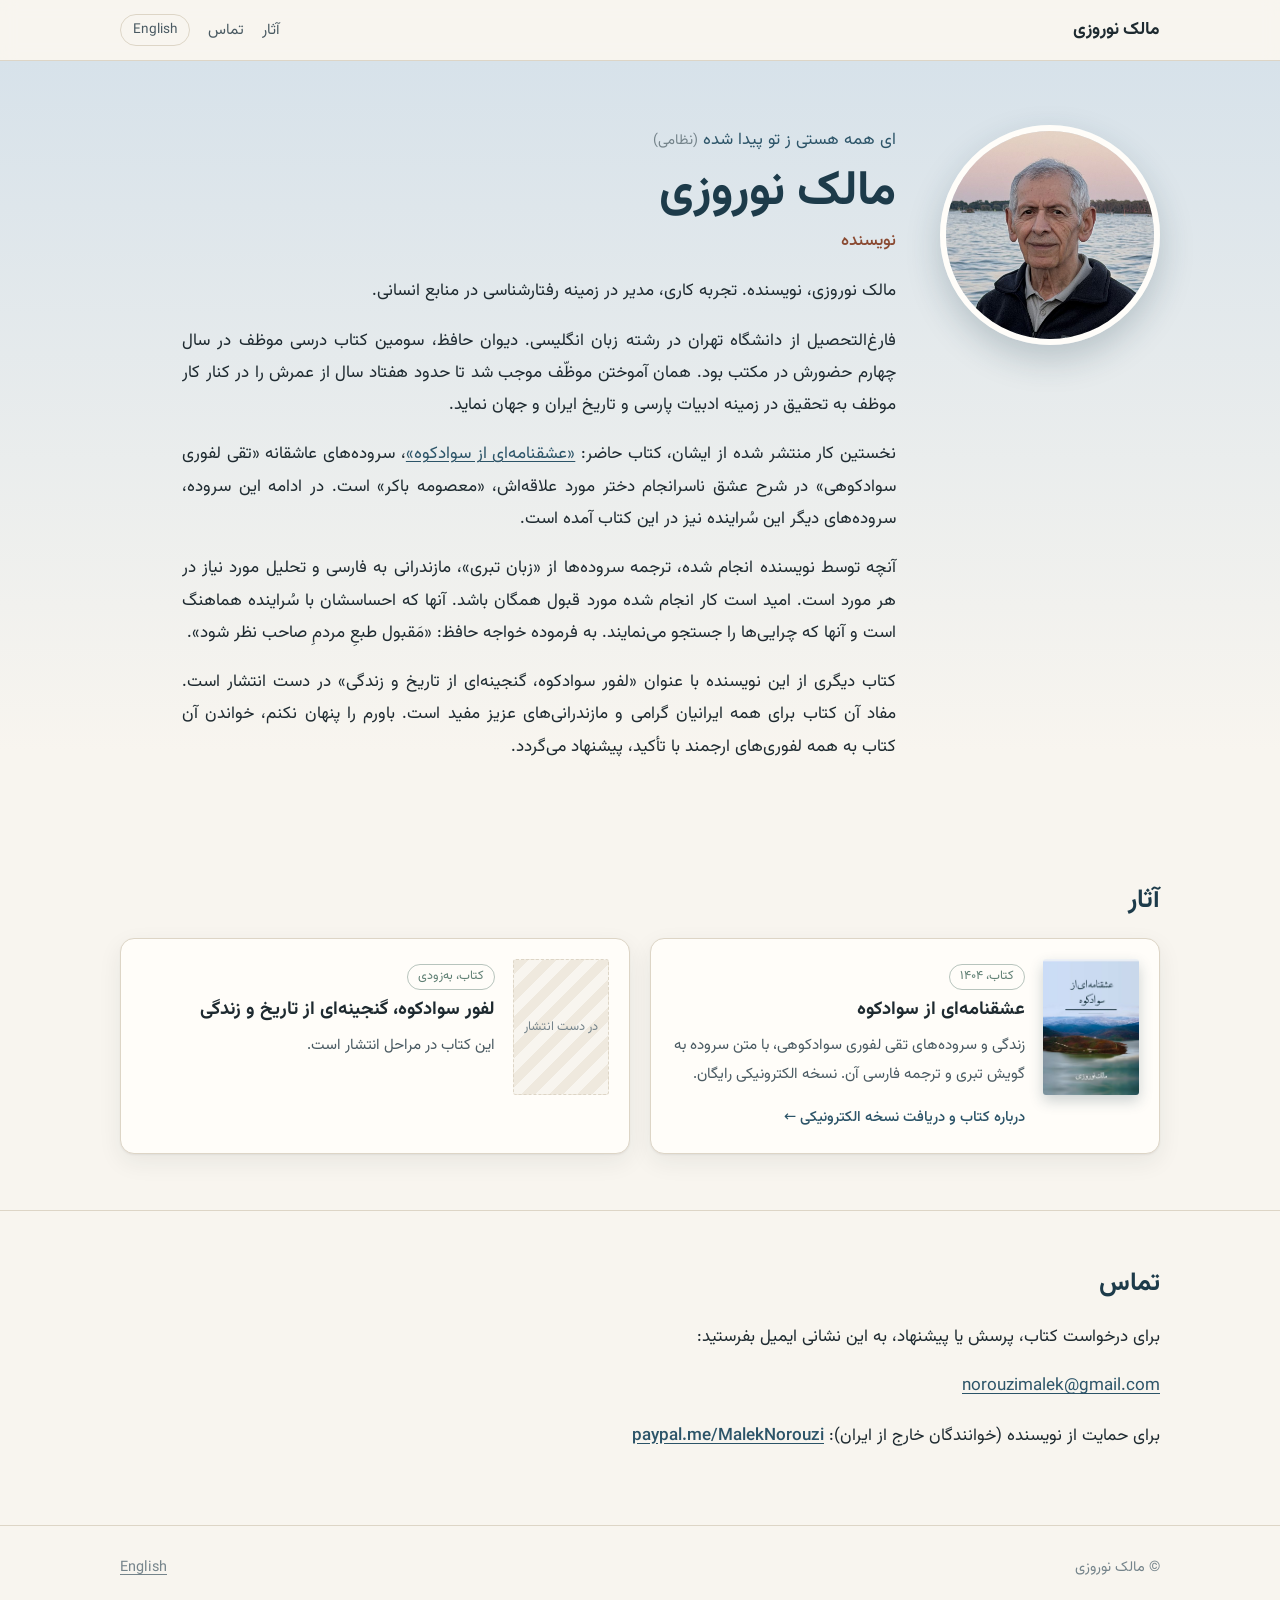
<file: index.html>
<!doctype html>
<html lang="fa" dir="rtl">
<head>
  <meta charset="utf-8">
  <meta name="viewport" content="width=device-width, initial-scale=1">
  <title>مالک نوروزی</title>
  <meta name="description" content="مالک نوروزی، نویسنده. نوشته‌هایی درباره تاریخ، آداب و رسوم و سروده‌های لفور و سوادکوه.">
  <link rel="canonical" href="https://maleknorouzi.com/">
  <meta property="og:type" content="profile">
  <meta property="og:title" content="مالک نوروزی">
  <meta property="og:description" content="کتاب‌ها و نوشته‌هایی درباره تاریخ، فرهنگ و سروده‌های لفور، سوادکوه و مازندران.">
  <meta property="og:image" content="https://maleknorouzi.com/assets/img/og.jpg">
  <link rel="alternate" hreflang="fa" href="https://maleknorouzi.com/">
  <link rel="alternate" hreflang="en" href="https://maleknorouzi.com/en/">
  <link rel="icon" href="assets/img/favicon.svg" type="image/svg+xml">
  <link rel="stylesheet" href="assets/css/site.css">
</head>
<body>

<header class="site-header">
  <div class="wrap">
    <a class="brand" href="./">مالک نوروزی</a>
    <nav class="nav">
      <a href="#works">آثار</a>
      <a href="#contact" data-requires="email">تماس</a>
      <a class="lang" href="en/" lang="en">English</a>
    </nav>
  </div>
</header>

<main>
  <section class="profile">
    <div class="wrap">
      <img class="headshot" src="assets/img/headshot.jpg" width="800" height="800" alt="مالک نوروزی">
      <div class="profile-text">
        <p class="epigraph">ای همه هستی ز تو پیدا شده <span class="src">(نظامی)</span></p>
        <h1>مالک نوروزی</h1>
        <p class="role">نویسنده</p>
        <div class="bio prose">
          <p>مالک نوروزی، نویسنده. تجربه کاری، مدیر در زمینه رفتارشناسی در منابع انسانی.</p>
          <p>فارغ‌التحصیل از دانشگاه تهران در رشته زبان انگلیسی. دیوان حافظ، سومین کتاب درسی موظف در سال چهارم حضورش در مکتب بود. همان آموختن موظّف موجب شد تا حدود هفتاد سال از عمرش را در کنار کار موظف به تحقیق در زمینه ادبیات پارسی و تاریخ ایران و جهان نماید.</p>
          <p>نخستین کار منتشر شده از ایشان، کتاب حاضر: <a href="eshghnameh/">«عشقنامه‌ای از سوادکوه»</a>، سروده‌های عاشقانه «تقی لفوری سوادکوهی» در شرح عشق ناسرانجام دختر مورد علاقه‌اش، «معصومه باکر» است. در ادامه این سروده، سروده‌های دیگر این سُراینده نیز در این کتاب آمده است.</p>
          <p>آنچه توسط نویسنده انجام شده، ترجمه سروده‌ها از «زبان تبری»، مازندرانی به فارسی و تحلیل مورد نیاز در هر مورد است. امید است کار انجام شده مورد قبول همگان باشد. آنها که احساسشان با سُراینده هماهنگ است و آنها که چرایی‌ها را جستجو می‌نمایند. به فرموده خواجه حافظ: «مَقبول طبعِ مردمِ صاحب نظر شود».</p>
          <p>کتاب دیگری از این نویسنده با عنوان «لفور سوادکوه، گنجینه‌ای از تاریخ و زندگی» در دست انتشار است. مفاد آن کتاب برای همه ایرانیان گرامی و مازندرانی‌های عزیز مفید است. باورم را پنهان نکنم، خواندن آن کتاب به همه لفوری‌های ارجمند با تأکید، پیشنهاد می‌گردد.</p>
        </div>
      </div>
    </div>
  </section>

  <section class="block" id="works">
    <div class="wrap">
      <h2>آثار</h2>
      <div class="works">

        <a class="work work-link" href="eshghnameh/">
          <img class="thumb" src="assets/img/cover-sm.jpg" width="420" height="594" alt="">
          <div>
            <span class="kind">کتاب، ۱۴۰۴</span>
            <h3>عشقنامه‌ای از سوادکوه</h3>
            <p>زندگی و سروده‌های تقی لفوری سوادکوهی، با متن سروده به گویش تبری و ترجمه فارسی آن. نسخه الکترونیکی رایگان.</p>
            <span class="more">درباره کتاب و دریافت نسخه الکترونیکی ←</span>
          </div>
        </a>

        <div class="work">
          <div class="thumb-placeholder">در دست انتشار</div>
          <div>
            <span class="kind">کتاب، به‌زودی</span>
            <h3>لفور سوادکوه، گنجینه‌ای از تاریخ و زندگی</h3>
            <p>این کتاب در مراحل انتشار است.</p>
          </div>
        </div>

        <!-- ============================================================
             AUDIO PIECE TEMPLATE: copy this block, remove the comment
             markers, and put the .mp3 file in assets/audio/
        <div class="work audio">
          <div>
            <span class="kind">صوتی، ۱۴۰۴</span>
            <h3>عنوان قطعه</h3>
            <p>یک یا دو جمله درباره این قطعه.</p>
            <audio controls preload="none" src="assets/audio/FILE-NAME.mp3"></audio>
          </div>
        </div>
             ============================================================ -->

      </div>
    </div>
  </section>

  <section class="block" id="contact" data-requires="email">
    <div class="wrap"><div class="prose">
      <h2>تماس</h2>
      <p>برای درخواست کتاب، پرسش یا پیشنهاد، به این نشانی ایمیل بفرستید:</p>
      <p><a class="email-text" data-email-link data-show-address href="#"></a></p>
      <p>برای حمایت از نویسنده (خوانندگان خارج از ایران): <a class="paypal-link" href="https://paypal.me/MalekNorouzi" target="_blank" rel="noopener">paypal.me/MalekNorouzi</a></p>
    </div></div>
  </section>
</main>

<footer class="site-footer">
  <div class="wrap">
    <span>© مالک نوروزی</span>
    <a href="en/" lang="en">English</a>
  </div>
</footer>

<script src="assets/js/config.js"></script>
<script src="assets/js/site.js"></script>
</body>
</html>
</file>
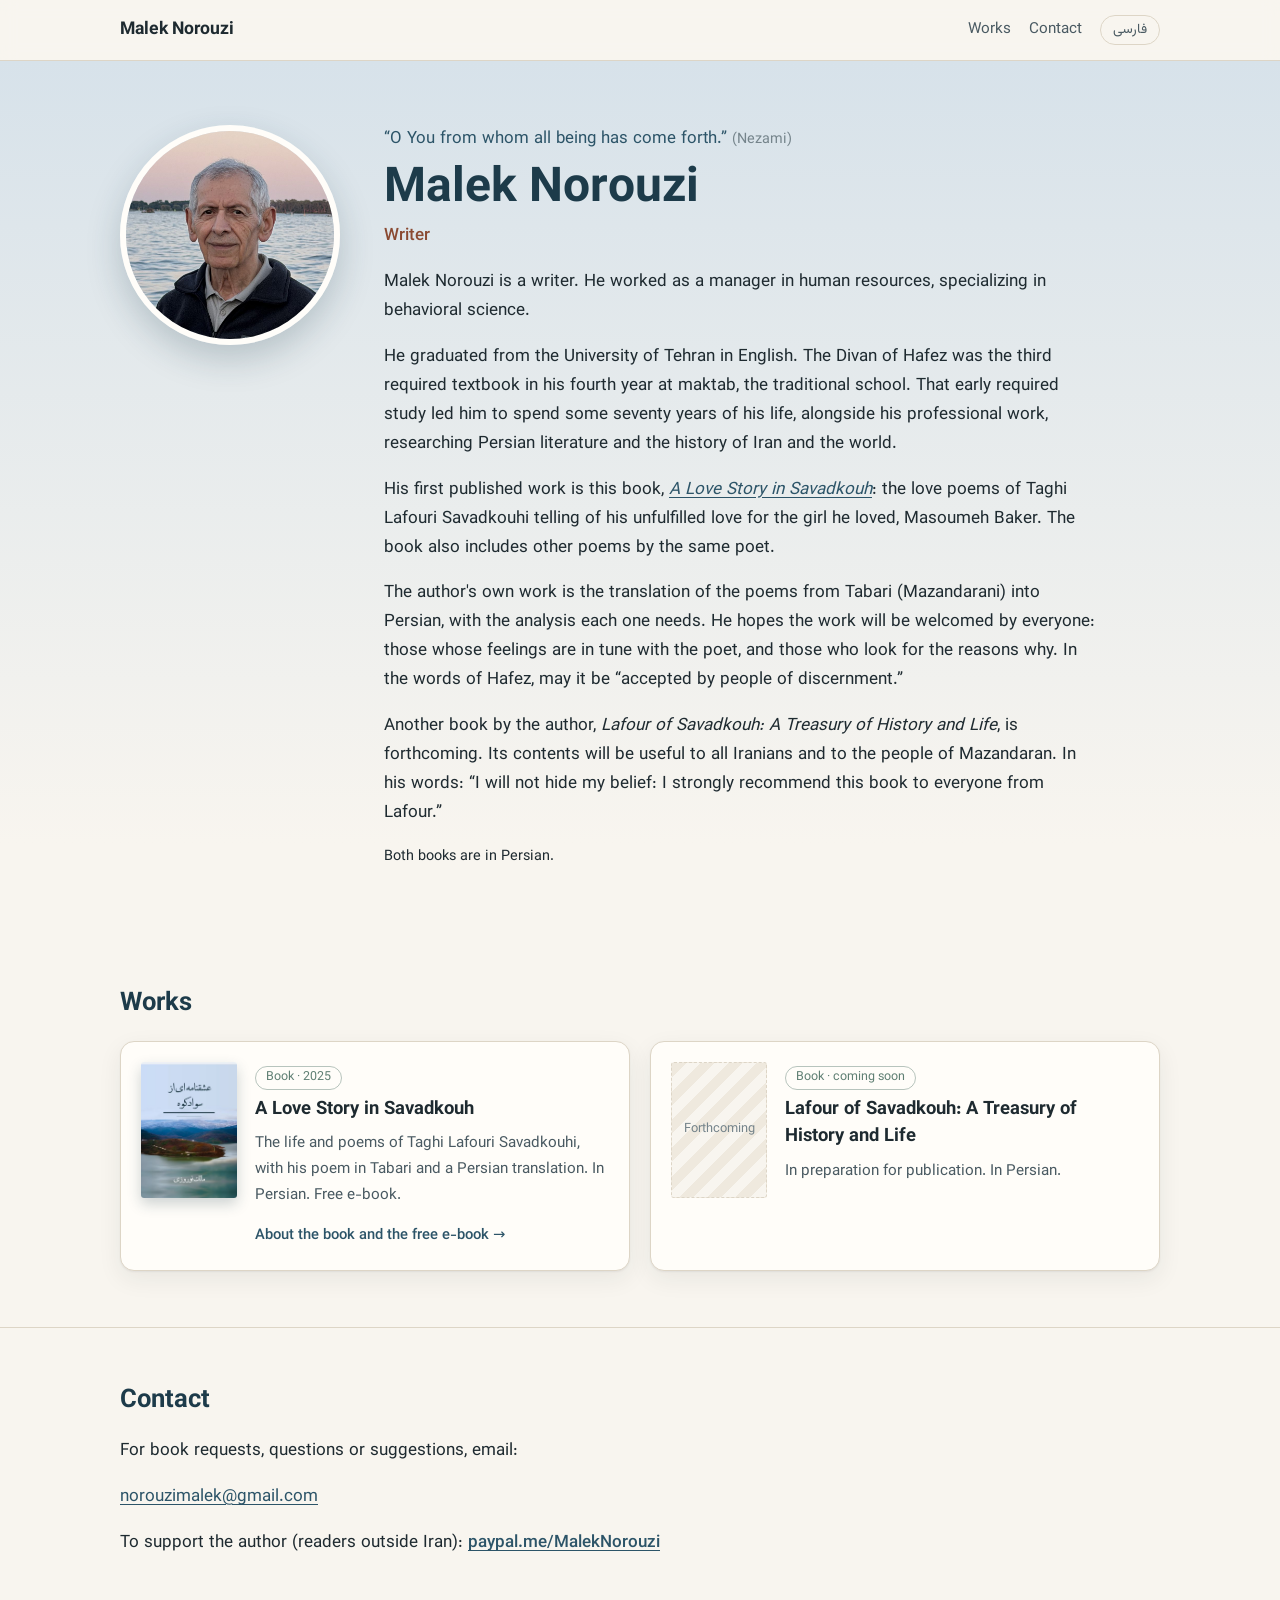
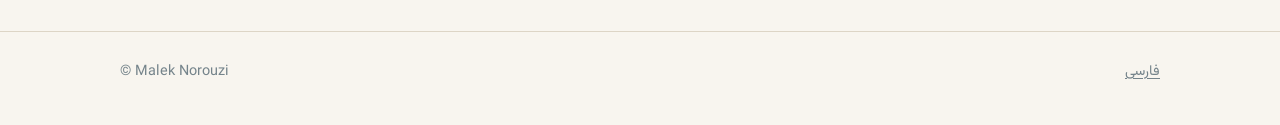
<file: en/index.html>
<!doctype html>
<html lang="en" dir="ltr">
<head>
  <meta charset="utf-8">
  <meta name="viewport" content="width=device-width, initial-scale=1">
  <title>Malek Norouzi</title>
  <meta name="description" content="Malek Norouzi, writer. Books on the history, customs and poetry of Lafour and Savadkouh in northern Iran.">
  <link rel="canonical" href="https://maleknorouzi.com/en/">
  <meta property="og:type" content="profile">
  <meta property="og:title" content="Malek Norouzi">
  <meta property="og:description" content="Books and writing on the history, culture and poetry of Lafour, Savadkouh and Mazandaran.">
  <meta property="og:image" content="https://maleknorouzi.com/assets/img/og.jpg">
  <link rel="alternate" hreflang="fa" href="https://maleknorouzi.com/">
  <link rel="alternate" hreflang="en" href="https://maleknorouzi.com/en/">
  <link rel="icon" href="../assets/img/favicon.svg" type="image/svg+xml">
  <link rel="stylesheet" href="../assets/css/site.css">
</head>
<body>

<header class="site-header">
  <div class="wrap">
    <a class="brand" href="./">Malek Norouzi</a>
    <nav class="nav">
      <a href="#works">Works</a>
      <a href="#contact" data-requires="email">Contact</a>
      <a class="lang" href="../" lang="fa">فارسی</a>
    </nav>
  </div>
</header>

<main>
  <section class="profile">
    <div class="wrap">
      <img class="headshot" src="../assets/img/headshot.jpg" width="800" height="800" alt="Malek Norouzi">
      <div class="profile-text">
        <p class="epigraph">“O You from whom all being has come forth.” <span class="src">(Nezami)</span></p>
        <h1>Malek Norouzi</h1>
        <p class="role">Writer</p>
        <div class="bio prose">
          <p>Malek Norouzi is a writer. He worked as a manager in human resources, specializing in behavioral science.</p>
          <p>He graduated from the University of Tehran in English. The Divan of Hafez was the third required textbook in his fourth year at maktab, the traditional school. That early required study led him to spend some seventy years of his life, alongside his professional work, researching Persian literature and the history of Iran and the world.</p>
          <p>His first published work is this book, <a href="eshghnameh/"><em>A Love Story in Savadkouh</em></a>: the love poems of Taghi Lafouri Savadkouhi telling of his unfulfilled love for the girl he loved, Masoumeh Baker. The book also includes other poems by the same poet.</p>
          <p>The author's own work is the translation of the poems from Tabari (Mazandarani) into Persian, with the analysis each one needs. He hopes the work will be welcomed by everyone: those whose feelings are in tune with the poet, and those who look for the reasons why. In the words of Hafez, may it be “accepted by people of discernment.”</p>
          <p>Another book by the author, <em>Lafour of Savadkouh: A Treasury of History and Life</em>, is forthcoming. Its contents will be useful to all Iranians and to the people of Mazandaran. In his words: “I will not hide my belief: I strongly recommend this book to everyone from Lafour.”</p>
          <p class="muted small">Both books are in Persian.</p>
        </div>
      </div>
    </div>
  </section>

  <section class="block" id="works">
    <div class="wrap">
      <h2>Works</h2>
      <div class="works">

        <a class="work work-link" href="eshghnameh/">
          <img class="thumb" src="../assets/img/cover-sm.jpg" width="420" height="594" alt="">
          <div>
            <span class="kind">Book · 2025</span>
            <h3>A Love Story in Savadkouh</h3>
            <p>The life and poems of Taghi Lafouri Savadkouhi, with his poem in Tabari and a Persian translation. In Persian. Free e-book.</p>
            <span class="more">About the book and the free e-book →</span>
          </div>
        </a>

        <div class="work">
          <div class="thumb-placeholder">Forthcoming</div>
          <div>
            <span class="kind">Book · coming soon</span>
            <h3>Lafour of Savadkouh: A Treasury of History and Life</h3>
            <p>In preparation for publication. In Persian.</p>
          </div>
        </div>

        <!-- ============================================================
             AUDIO PIECE TEMPLATE: copy this block, remove the comment
             markers, and put the .mp3 file in assets/audio/
        <div class="work audio">
          <div>
            <span class="kind">Audio · 2025</span>
            <h3>Title of the piece</h3>
            <p>One or two sentences about it.</p>
            <audio controls preload="none" src="../assets/audio/FILE-NAME.mp3"></audio>
          </div>
        </div>
             ============================================================ -->

      </div>
    </div>
  </section>

  <section class="block" id="contact" data-requires="email">
    <div class="wrap"><div class="prose">
      <h2>Contact</h2>
      <p>For book requests, questions or suggestions, email:</p>
      <p><a data-email-link data-show-address href="#"></a></p>
      <p>To support the author (readers outside Iran): <a class="paypal-link" href="https://paypal.me/MalekNorouzi" target="_blank" rel="noopener">paypal.me/MalekNorouzi</a></p>
    </div></div>
  </section>
</main>

<footer class="site-footer">
  <div class="wrap">
    <span>© Malek Norouzi</span>
    <a href="../" lang="fa">فارسی</a>
  </div>
</footer>

<script src="../assets/js/config.js"></script>
<script src="../assets/js/site.js"></script>
</body>
</html>
</file>
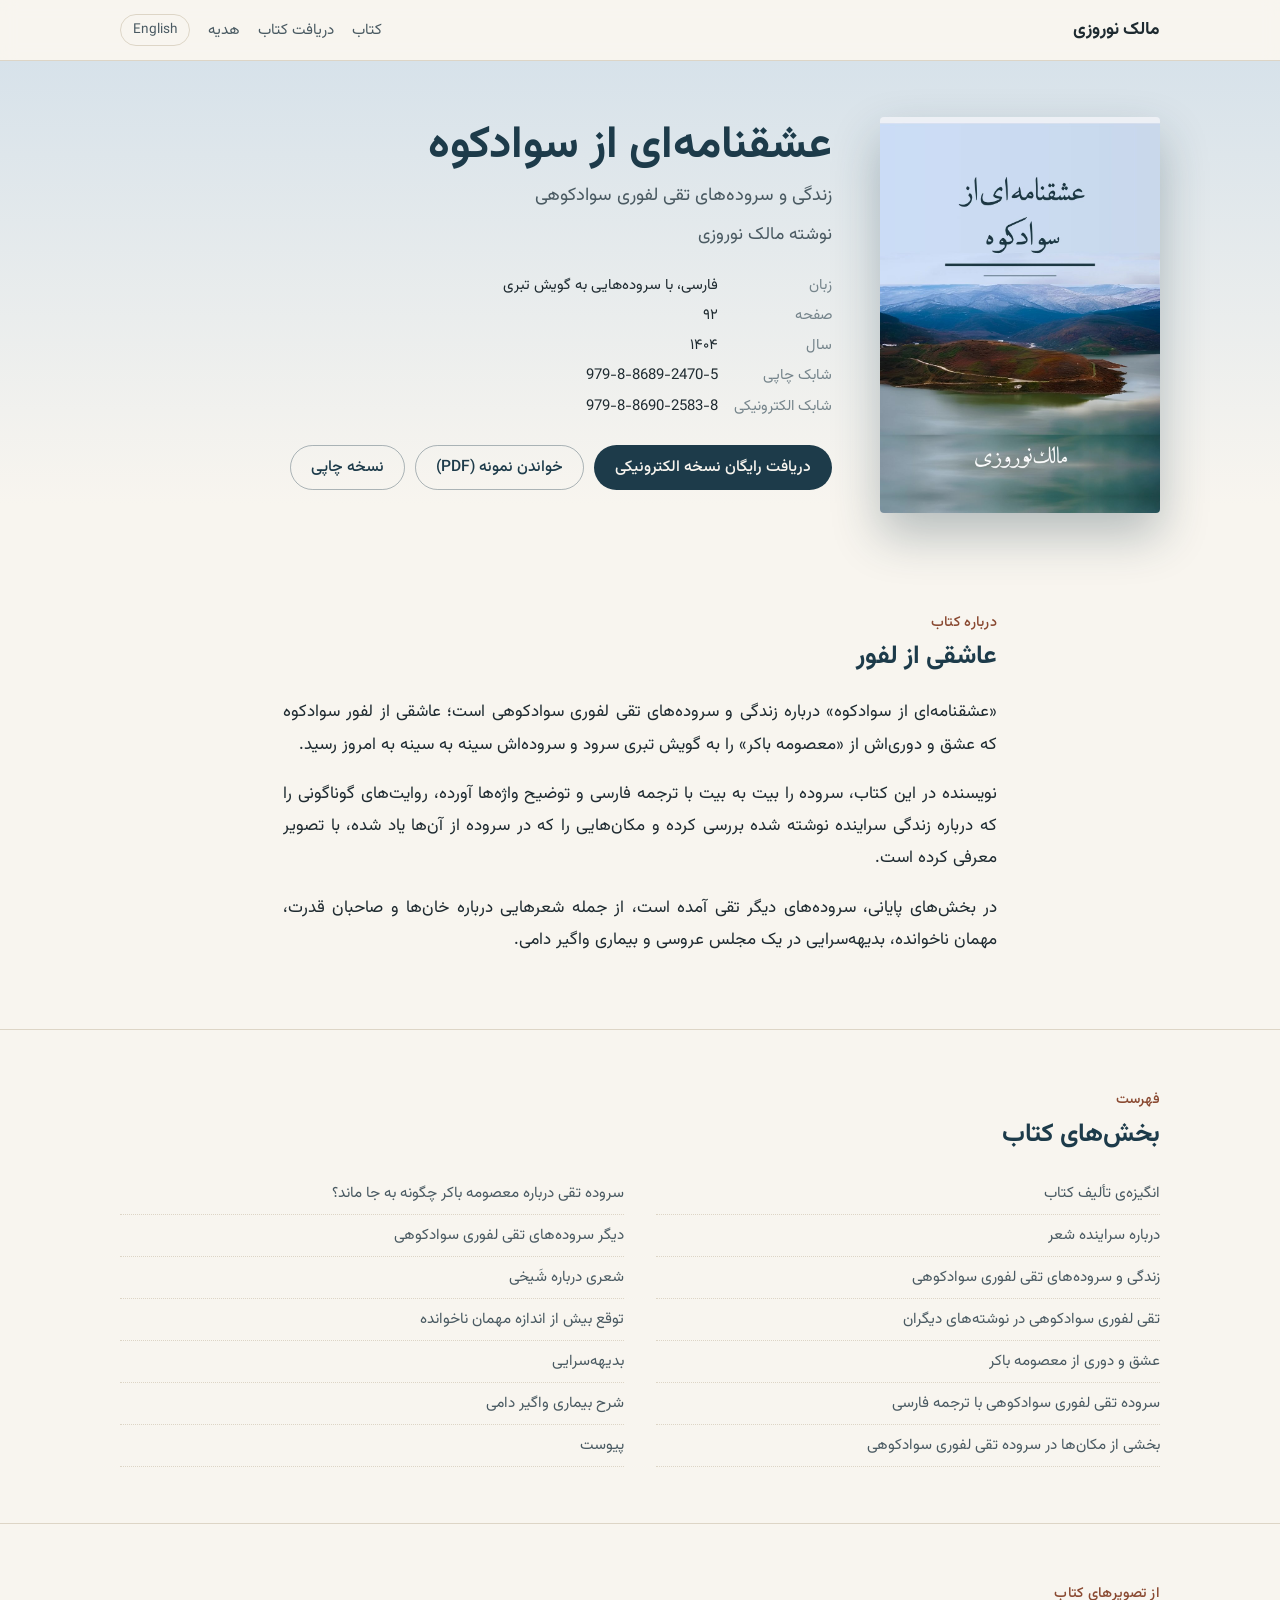
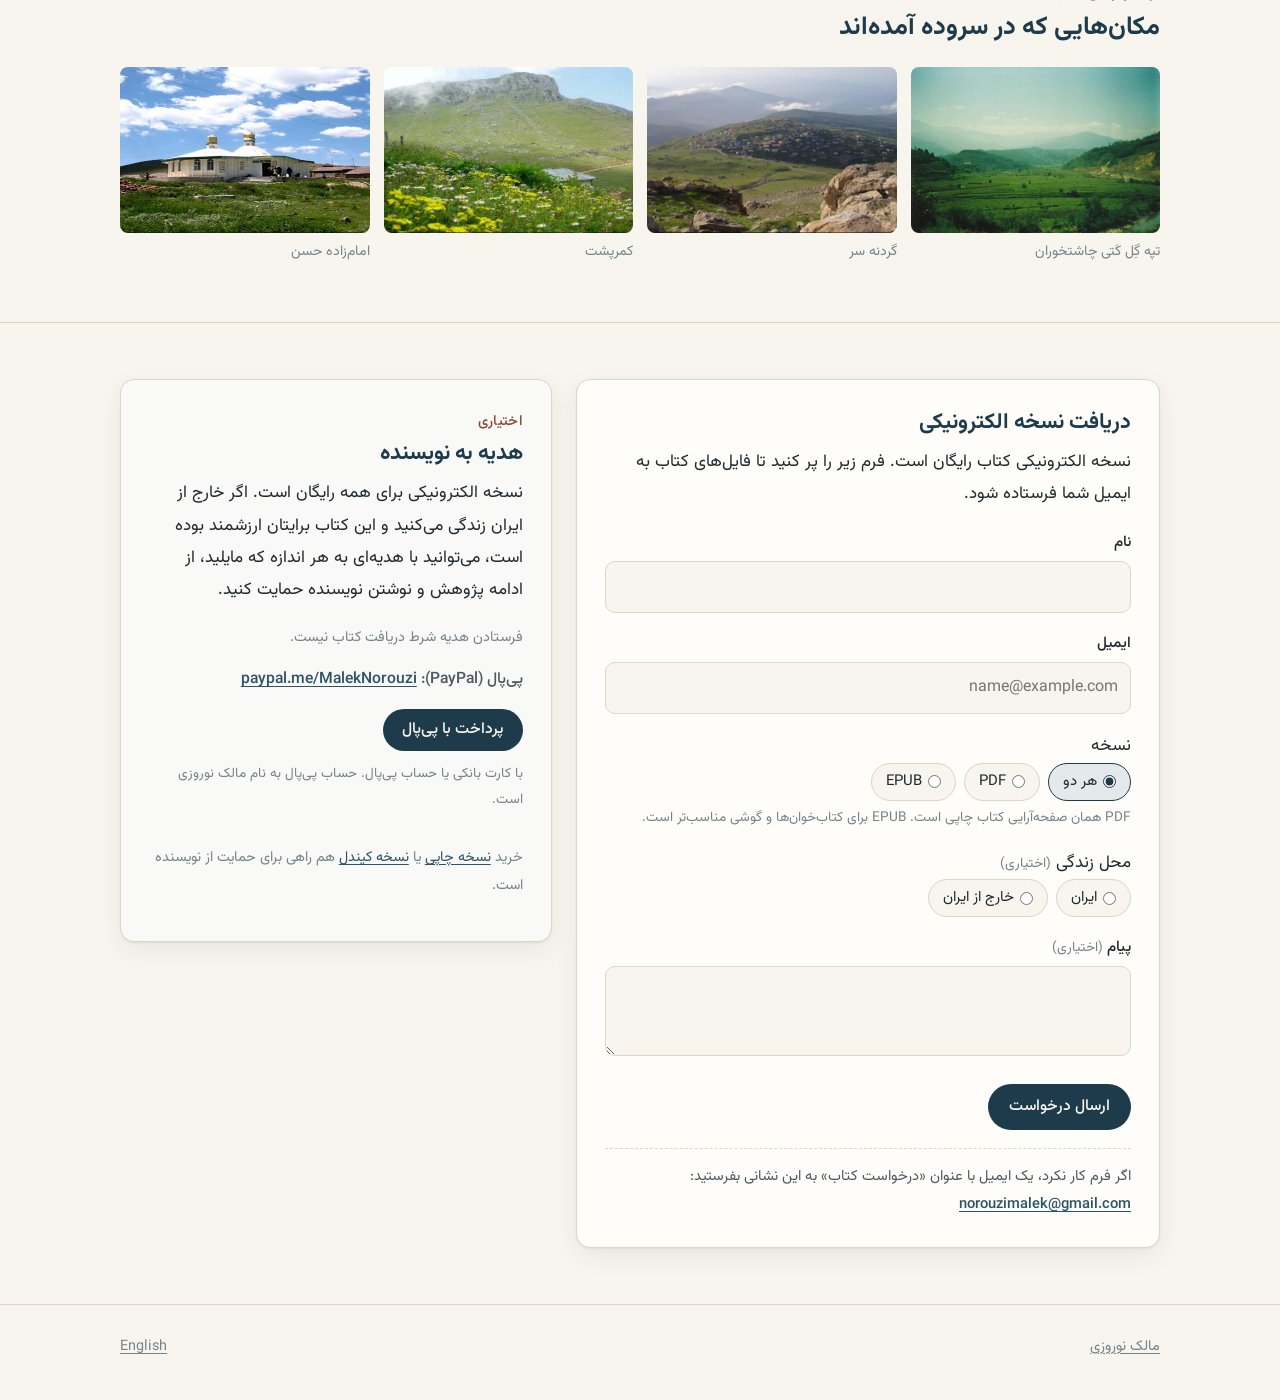
<file: eshghnameh/index.html>
<!doctype html>
<html lang="fa" dir="rtl">
<head>
  <meta charset="utf-8">
  <meta name="viewport" content="width=device-width, initial-scale=1">
  <title>عشقنامه‌ای از سوادکوه | مالک نوروزی</title>
  <meta name="description" content="زندگی و سروده‌های تقی لفوری سوادکوهی، نوشته مالک نوروزی. نسخه الکترونیکی رایگان را با ایمیل دریافت کنید.">
  <meta property="og:type" content="book">
  <meta property="og:title" content="عشقنامه‌ای از سوادکوه | مالک نوروزی">
  <meta property="og:description" content="زندگی و سروده‌های تقی لفوری سوادکوهی. نسخه الکترونیکی رایگان.">
  <meta property="og:image" content="https://maleknorouzi.com/assets/img/og.jpg">
  <link rel="canonical" href="https://maleknorouzi.com/eshghnameh/">
  <link rel="alternate" hreflang="en" href="https://maleknorouzi.com/en/eshghnameh/">
  <link rel="icon" href="../assets/img/favicon.svg" type="image/svg+xml">
  <link rel="stylesheet" href="../assets/css/site.css">
</head>
<body>

<header class="site-header">
  <div class="wrap">
    <a class="brand" href="../">مالک نوروزی</a>
    <nav class="nav">
      <a href="#book">کتاب</a>
      <a href="#request">دریافت کتاب</a>
      <a href="#gift" data-requires="paypalMe zelle venmo">هدیه</a>
      <a class="lang" href="../en/eshghnameh/" lang="en">English</a>
    </nav>
  </div>
</header>

<main>
  <section class="book-hero" id="book">
    <div class="wrap">
      <img class="cover" src="../assets/img/cover.jpg" width="900" height="1273" alt="جلد کتاب عشقنامه‌ای از سوادکوه">
      <div>
        <h1>عشقنامه‌ای از سوادکوه</h1>
        <p class="subtitle">زندگی و سروده‌های تقی لفوری سوادکوهی</p>
        <p class="author">نوشته مالک نوروزی</p>
        <dl class="facts">
          <dt>زبان</dt><dd>فارسی، با سروده‌هایی به گویش تبری</dd>
          <dt>صفحه</dt><dd>۹۲</dd>
          <dt>سال</dt><dd>۱۴۰۴</dd>
          <dt>شابک چاپی</dt><dd><span class="ltr-num">979-8-8689-2470-5</span></dd>
          <dt>شابک الکترونیکی</dt><dd><span class="ltr-num">979-8-8690-2583-8</span></dd>
        </dl>
        <div class="btn-row">
          <a class="btn btn-primary" href="#request">دریافت رایگان نسخه الکترونیکی</a>
          <a class="btn btn-ghost" href="sample.pdf" target="_blank" rel="noopener">خواندن نمونه (PDF)</a>
          <a class="btn btn-ghost" data-href="paperbackUrl" data-requires="paperbackUrl" href="#" target="_blank" rel="noopener">نسخه چاپی</a>
        </div>
      </div>
    </div>
  </section>

  <section class="block">
    <div class="wrap prose">
      <p class="eyebrow">درباره کتاب</p>
      <h2>عاشقی از لفور</h2>
      <p>«عشقنامه‌ای از سوادکوه» درباره زندگی و سروده‌های تقی لفوری سوادکوهی است؛ عاشقی از لفور سوادکوه که عشق و دوری‌اش از «معصومه باکر» را به گویش تبری سرود و سروده‌اش سینه به سینه به امروز رسید.</p>
      <p>نویسنده در این کتاب، سروده را بیت به بیت با ترجمه فارسی و توضیح واژه‌ها آورده، روایت‌های گوناگونی را که درباره زندگی سراینده نوشته شده بررسی کرده و مکان‌هایی را که در سروده از آن‌ها یاد شده، با تصویر معرفی کرده است.</p>
      <p>در بخش‌های پایانی، سروده‌های دیگر تقی آمده است، از جمله شعرهایی درباره خان‌ها و صاحبان قدرت، مهمان ناخوانده، بدیهه‌سرایی در یک مجلس عروسی و بیماری واگیر دامی.</p>
    </div>
  </section>

  <section class="block">
    <div class="wrap">
      <p class="eyebrow">فهرست</p>
      <h2>بخش‌های کتاب</h2>
      <ol class="toc">
        <li>انگیزه‌ی تألیف کتاب</li>
        <li>درباره سراینده شعر</li>
        <li>زندگی و سروده‌های تقی لفوری سوادکوهی</li>
        <li>تقی لفوری سوادکوهی در نوشته‌های دیگران</li>
        <li>عشق و دوری از معصومه باکر</li>
        <li>سروده تقی لفوری سوادکوهی با ترجمه فارسی</li>
        <li>بخشی از مکان‌ها در سروده تقی لفوری سوادکوهی</li>
        <li>سروده تقی درباره معصومه باکر چگونه به جا ماند؟</li>
        <li>دیگر سروده‌های تقی لفوری سوادکوهی</li>
        <li>شعری درباره شَیخی</li>
        <li>توقع بیش از اندازه مهمان ناخوانده</li>
        <li>بدیهه‌سرایی</li>
        <li>شرح بیماری واگیر دامی</li>
        <li>پیوست</li>
      </ol>
    </div>
  </section>

  <section class="block">
    <div class="wrap">
      <p class="eyebrow">از تصویرهای کتاب</p>
      <h2>مکان‌هایی که در سروده آمده‌اند</h2>
      <div class="gallery">
        <figure><img src="../assets/img/chashtkhoran.jpg" width="746" height="540" alt="تپه گِل کَتی چاشتخوران" loading="lazy"><figcaption>تپه گِل کَتی چاشتخوران</figcaption></figure>
        <figure><img src="../assets/img/gardaneh-sar.jpg" width="731" height="364" alt="گردنه سر" loading="lazy"><figcaption>گردنه سر</figcaption></figure>
        <figure><img src="../assets/img/kamarposht.jpg" width="694" height="390" alt="کمرپشت" loading="lazy"><figcaption>کمرپشت</figcaption></figure>
        <figure><img src="../assets/img/emamzadeh-hasan.jpg" width="706" height="330" alt="امام‌زاده حسن" loading="lazy"><figcaption>امام‌زاده حسن</figcaption></figure>
      </div>
    </div>
  </section>

  <section class="block">
    <div class="wrap panels">

      <div class="panel" id="request">
        <h2>دریافت نسخه الکترونیکی</h2>
        <p>نسخه الکترونیکی کتاب رایگان است. فرم زیر را پر کنید تا فایل‌های کتاب به ایمیل شما فرستاده شود.</p>

        <form data-request-form method="POST"
              data-msg-ok="درخواست شما رسید. فایل‌های کتاب به ایمیل شما فرستاده می‌شود. اگر تا چند روز ایمیلی نرسید، پوشه هرزنامه (Spam) را هم ببینید."
              data-msg-ok-abroad="درخواست شما رسید. فایل‌های کتاب به ایمیل شما فرستاده می‌شود. اگر مایل باشید، می‌توانید از بخش «هدیه به نویسنده» از کار او حمایت کنید."
              data-msg-err="ارسال فرم انجام نشد. لطفاً به جای فرم، یک ایمیل به نشانی پایین همین بخش بفرستید.">
          <input type="hidden" name="_subject" value="درخواست کتاب: عشقنامه‌ای از سوادکوه">
          <input type="hidden" name="_template" value="table">
          <input type="hidden" name="book" value="A Love Story in Savadkouh / عشقنامه‌ای از سوادکوه">
          <input type="hidden" name="page_language" value="fa">
          <div class="hp" aria-hidden="true"><label>Leave empty <input type="text" name="_honey" tabindex="-1" autocomplete="off"></label></div>

          <div class="field">
            <label class="lbl" for="name">نام</label>
            <input type="text" id="name" name="name" required autocomplete="name">
          </div>
          <div class="field">
            <label class="lbl" for="email">ایمیل</label>
            <input type="email" id="email" name="email" required autocomplete="email" placeholder="name@example.com">
          </div>
          <div class="field">
            <span class="lbl">نسخه</span>
            <div class="choices">
              <label><input type="radio" name="format" value="both" checked> هر دو</label>
              <label><input type="radio" name="format" value="PDF"> PDF</label>
              <label><input type="radio" name="format" value="EPUB"> EPUB</label>
            </div>
            <p class="hint">PDF همان صفحه‌آرایی کتاب چاپی است. EPUB برای کتاب‌خوان‌ها و گوشی مناسب‌تر است.</p>
          </div>
          <div class="field">
            <span class="lbl">محل زندگی <span class="opt">(اختیاری)</span></span>
            <div class="choices">
              <label><input type="radio" name="location" value="iran"> ایران</label>
              <label><input type="radio" name="location" value="outside-iran"> خارج از ایران</label>
            </div>
          </div>
          <div class="field">
            <label class="lbl" for="message">پیام <span class="opt">(اختیاری)</span></label>
            <textarea id="message" name="message"></textarea>
          </div>
          <button class="btn btn-primary" type="submit">ارسال درخواست</button>
          <div class="status" role="status" aria-live="polite"></div>
        </form>

        <div class="fallback" data-requires="email">
          <span data-requires="formEndpoint">اگر فرم کار نکرد، </span>یک ایمیل با عنوان «درخواست کتاب» به این نشانی بفرستید:
          <a class="email-text" data-email-link data-show-address
             data-subject="درخواست کتاب: عشقنامه‌ای از سوادکوه"
             data-body="سلام،\nلطفاً نسخه الکترونیکی کتاب «عشقنامه‌ای از سوادکوه» را برایم بفرستید.\n\nنام:\nنسخه (PDF یا EPUB یا هر دو):\n" href="#"></a>
        </div>
      </div>

      <div class="panel gift" id="gift">
        <p class="eyebrow">اختیاری</p>
        <h2>هدیه به نویسنده</h2>
        <p>نسخه الکترونیکی برای همه رایگان است. اگر خارج از ایران زندگی می‌کنید و این کتاب برایتان ارزشمند بوده است، می‌توانید با هدیه‌ای به هر اندازه که مایلید، از ادامه پژوهش و نوشتن نویسنده حمایت کنید.</p>
        <p class="muted small">فرستادن هدیه شرط دریافت کتاب نیست.</p>

        <div>
          <p class="paypal-line"><span class="k">پی‌پال (PayPal):</span>
            <a class="paypal-link" href="https://paypal.me/MalekNorouzi" target="_blank" rel="noopener">paypal.me/MalekNorouzi</a></p>
          <div class="amounts">
            <a class="btn btn-primary" href="https://paypal.me/MalekNorouzi" target="_blank" rel="noopener">پرداخت با پی‌پال</a>
          </div>
          <p class="hint">با کارت بانکی یا حساب پی‌پال. حساب پی‌پال به نام مالک نوروزی است.</p>
        </div>

        <div class="pay-alt">
          <div class="row" data-requires="zelle">
            <span class="k">Zelle</span>
            <code data-config="zelle"></code>
            <button class="copy" type="button" data-copy="zelle" data-done="کپی شد">کپی</button>
          </div>
          <div class="row" data-requires="venmo">
            <span class="k">Venmo</span>
            <a data-venmo-link href="#" target="_blank" rel="noopener"><code>@<span data-config="venmo"></span></code></a>
          </div>
        </div>


        <p class="small muted" style="margin-top:16px" data-requires="paperbackUrl">
          خرید <a data-href="paperbackUrl" href="#" target="_blank" rel="noopener">نسخه چاپی</a>
          یا <a data-href="ebookUrl" href="#" target="_blank" rel="noopener">نسخه کیندل</a> هم راهی برای حمایت از نویسنده است.
        </p>
      </div>

    </div>
  </section>
</main>

<footer class="site-footer">
  <div class="wrap">
    <a href="../">مالک نوروزی</a>
    <a href="../en/eshghnameh/" lang="en">English</a>
  </div>
</footer>

<script src="../assets/js/config.js"></script>
<script src="../assets/js/site.js"></script>
</body>
</html>
</file>
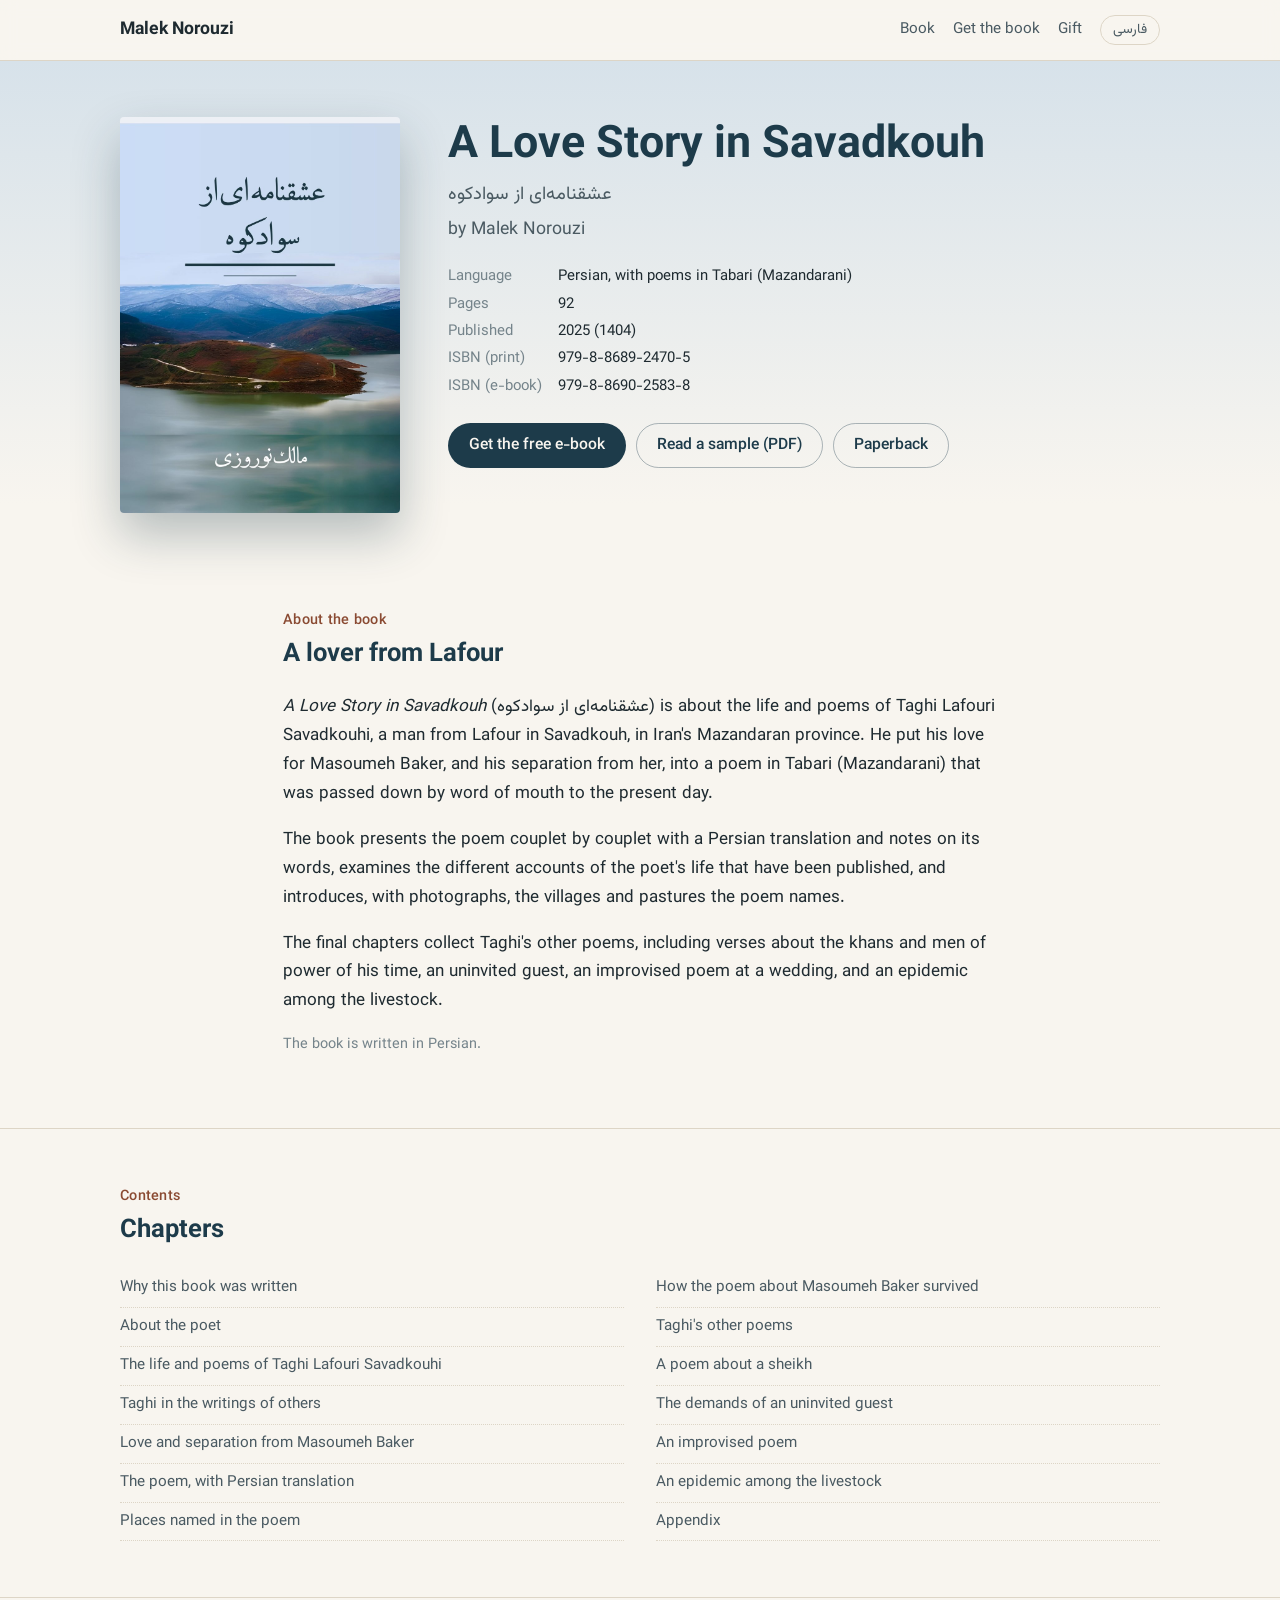
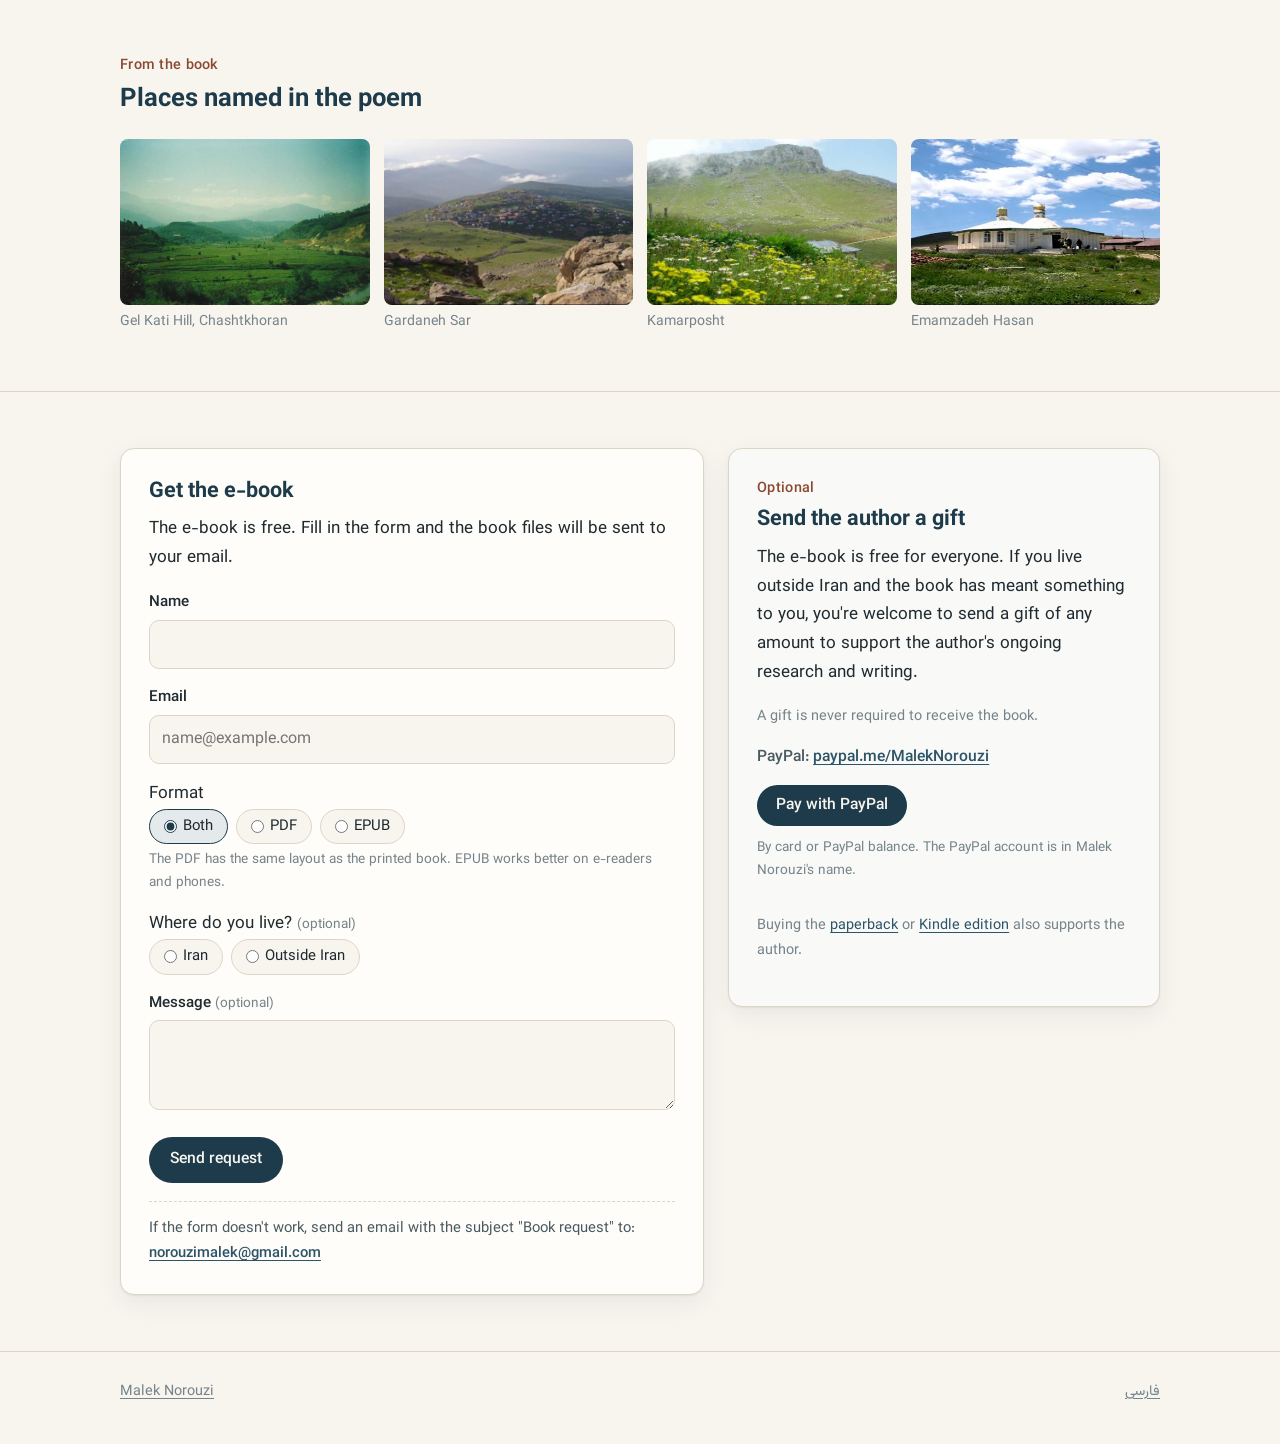
<file: en/eshghnameh/index.html>
<!doctype html>
<html lang="en" dir="ltr">
<head>
  <meta charset="utf-8">
  <meta name="viewport" content="width=device-width, initial-scale=1">
  <title>A Love Story in Savadkouh | Malek Norouzi</title>
  <meta name="description" content="The life and poems of Taghi Lafouri Savadkouhi, by Malek Norouzi (in Persian). Request the free e-book by email.">
  <meta property="og:type" content="book">
  <meta property="og:title" content="A Love Story in Savadkouh | Malek Norouzi">
  <meta property="og:description" content="The life and poems of Taghi Lafouri Savadkouhi. Free e-book.">
  <meta property="og:image" content="https://maleknorouzi.com/assets/img/og.jpg">
  <link rel="canonical" href="https://maleknorouzi.com/en/eshghnameh/">
  <link rel="alternate" hreflang="fa" href="https://maleknorouzi.com/eshghnameh/">
  <link rel="icon" href="../../assets/img/favicon.svg" type="image/svg+xml">
  <link rel="stylesheet" href="../../assets/css/site.css">
</head>
<body>

<header class="site-header">
  <div class="wrap">
    <a class="brand" href="../">Malek Norouzi</a>
    <nav class="nav">
      <a href="#book">Book</a>
      <a href="#request">Get the book</a>
      <a href="#gift" data-requires="paypalMe zelle venmo">Gift</a>
      <a class="lang" href="../../eshghnameh/" lang="fa">فارسی</a>
    </nav>
  </div>
</header>

<main>
  <section class="book-hero" id="book">
    <div class="wrap">
      <img class="cover" src="../../assets/img/cover.jpg" width="900" height="1273" alt="Cover of A Love Story in Savadkouh">
      <div>
        <h1>A Love Story in Savadkouh</h1>
        <p class="subtitle" lang="fa" dir="rtl" style="text-align:left">عشقنامه‌ای از سوادکوه</p>
        <p class="author">by Malek Norouzi</p>
        <dl class="facts">
          <dt>Language</dt><dd>Persian, with poems in Tabari (Mazandarani)</dd>
          <dt>Pages</dt><dd>92</dd>
          <dt>Published</dt><dd>2025 (1404)</dd>
          <dt>ISBN (print)</dt><dd>979-8-8689-2470-5</dd>
          <dt>ISBN (e-book)</dt><dd>979-8-8690-2583-8</dd>
        </dl>
        <div class="btn-row">
          <a class="btn btn-primary" href="#request">Get the free e-book</a>
          <a class="btn btn-ghost" href="../../eshghnameh/sample.pdf" target="_blank" rel="noopener">Read a sample (PDF)</a>
          <a class="btn btn-ghost" data-href="paperbackUrl" data-requires="paperbackUrl" href="#" target="_blank" rel="noopener">Paperback</a>
        </div>
      </div>
    </div>
  </section>

  <section class="block">
    <div class="wrap prose">
      <p class="eyebrow">About the book</p>
      <h2>A lover from Lafour</h2>
      <p><em>A Love Story in Savadkouh</em> (<span lang="fa">عشقنامه‌ای از سوادکوه</span>) is about the life and poems of Taghi Lafouri Savadkouhi, a man from Lafour in Savadkouh, in Iran's Mazandaran province. He put his love for Masoumeh Baker, and his separation from her, into a poem in Tabari (Mazandarani) that was passed down by word of mouth to the present day.</p>
      <p>The book presents the poem couplet by couplet with a Persian translation and notes on its words, examines the different accounts of the poet's life that have been published, and introduces, with photographs, the villages and pastures the poem names.</p>
      <p>The final chapters collect Taghi's other poems, including verses about the khans and men of power of his time, an uninvited guest, an improvised poem at a wedding, and an epidemic among the livestock.</p>
      <p class="muted small">The book is written in Persian.</p>
    </div>
  </section>

  <section class="block">
    <div class="wrap">
      <p class="eyebrow">Contents</p>
      <h2>Chapters</h2>
      <ol class="toc">
        <li>Why this book was written</li>
        <li>About the poet</li>
        <li>The life and poems of Taghi Lafouri Savadkouhi</li>
        <li>Taghi in the writings of others</li>
        <li>Love and separation from Masoumeh Baker</li>
        <li>The poem, with Persian translation</li>
        <li>Places named in the poem</li>
        <li>How the poem about Masoumeh Baker survived</li>
        <li>Taghi's other poems</li>
        <li>A poem about a sheikh</li>
        <li>The demands of an uninvited guest</li>
        <li>An improvised poem</li>
        <li>An epidemic among the livestock</li>
        <li>Appendix</li>
      </ol>
    </div>
  </section>

  <section class="block">
    <div class="wrap">
      <p class="eyebrow">From the book</p>
      <h2>Places named in the poem</h2>
      <div class="gallery">
        <figure><img src="../../assets/img/chashtkhoran.jpg" width="746" height="540" alt="Gel Kati Hill, Chashtkhoran" loading="lazy"><figcaption>Gel Kati Hill, Chashtkhoran</figcaption></figure>
        <figure><img src="../../assets/img/gardaneh-sar.jpg" width="731" height="364" alt="Gardaneh Sar" loading="lazy"><figcaption>Gardaneh Sar</figcaption></figure>
        <figure><img src="../../assets/img/kamarposht.jpg" width="694" height="390" alt="Kamarposht" loading="lazy"><figcaption>Kamarposht</figcaption></figure>
        <figure><img src="../../assets/img/emamzadeh-hasan.jpg" width="706" height="330" alt="Emamzadeh Hasan shrine" loading="lazy"><figcaption>Emamzadeh Hasan</figcaption></figure>
      </div>
    </div>
  </section>

  <section class="block">
    <div class="wrap panels">

      <div class="panel" id="request">
        <h2>Get the e-book</h2>
        <p>The e-book is free. Fill in the form and the book files will be sent to your email.</p>

        <form data-request-form method="POST"
              data-msg-ok="Thank you, your request was received. The book files will be emailed to you. If nothing arrives within a few days, please check your spam folder."
              data-msg-ok-abroad="Thank you, your request was received. The book files will be emailed to you. If you'd like, you can support the author's work in the gift section."
              data-msg-err="The form could not be sent. Please email the address below this form instead.">
          <input type="hidden" name="_subject" value="Book request: A Love Story in Savadkouh">
          <input type="hidden" name="_template" value="table">
          <input type="hidden" name="book" value="A Love Story in Savadkouh / عشقنامه‌ای از سوادکوه">
          <input type="hidden" name="page_language" value="en">
          <div class="hp" aria-hidden="true"><label>Leave empty <input type="text" name="_honey" tabindex="-1" autocomplete="off"></label></div>

          <div class="field">
            <label class="lbl" for="name">Name</label>
            <input type="text" id="name" name="name" required autocomplete="name">
          </div>
          <div class="field">
            <label class="lbl" for="email">Email</label>
            <input type="email" id="email" name="email" required autocomplete="email" placeholder="name@example.com">
          </div>
          <div class="field">
            <span class="lbl">Format</span>
            <div class="choices">
              <label><input type="radio" name="format" value="both" checked> Both</label>
              <label><input type="radio" name="format" value="PDF"> PDF</label>
              <label><input type="radio" name="format" value="EPUB"> EPUB</label>
            </div>
            <p class="hint">The PDF has the same layout as the printed book. EPUB works better on e-readers and phones.</p>
          </div>
          <div class="field">
            <span class="lbl">Where do you live? <span class="opt">(optional)</span></span>
            <div class="choices">
              <label><input type="radio" name="location" value="iran"> Iran</label>
              <label><input type="radio" name="location" value="outside-iran"> Outside Iran</label>
            </div>
          </div>
          <div class="field">
            <label class="lbl" for="message">Message <span class="opt">(optional)</span></label>
            <textarea id="message" name="message"></textarea>
          </div>
          <button class="btn btn-primary" type="submit">Send request</button>
          <div class="status" role="status" aria-live="polite"></div>
        </form>

        <div class="fallback" data-requires="email">
          <span data-requires="formEndpoint">If the form doesn't work, </span>send an email with the subject "Book request" to:
          <a data-email-link data-show-address
             data-subject="Book request: A Love Story in Savadkouh"
             data-body="Hello,\nPlease send me the e-book of A Love Story in Savadkouh.\n\nName:\nFormat (PDF, EPUB or both):\n" href="#"></a>
        </div>
      </div>

      <div class="panel gift" id="gift">
        <p class="eyebrow">Optional</p>
        <h2>Send the author a gift</h2>
        <p>The e-book is free for everyone. If you live outside Iran and the book has meant something to you, you're welcome to send a gift of any amount to support the author's ongoing research and writing.</p>
        <p class="muted small">A gift is never required to receive the book.</p>

        <div>
          <p class="paypal-line"><span class="k">PayPal:</span>
            <a class="paypal-link" href="https://paypal.me/MalekNorouzi" target="_blank" rel="noopener">paypal.me/MalekNorouzi</a></p>
          <div class="amounts">
            <a class="btn btn-primary" href="https://paypal.me/MalekNorouzi" target="_blank" rel="noopener">Pay with PayPal</a>
          </div>
          <p class="hint">By card or PayPal balance. The PayPal account is in Malek Norouzi's name.</p>
        </div>

        <div class="pay-alt">
          <div class="row" data-requires="zelle">
            <span class="k">Zelle</span>
            <code data-config="zelle"></code>
            <button class="copy" type="button" data-copy="zelle" data-done="Copied">Copy</button>
          </div>
          <div class="row" data-requires="venmo">
            <span class="k">Venmo</span>
            <a data-venmo-link href="#" target="_blank" rel="noopener"><code>@<span data-config="venmo"></span></code></a>
          </div>
        </div>


        <p class="small muted" style="margin-top:16px" data-requires="paperbackUrl">
          Buying the <a data-href="paperbackUrl" href="#" target="_blank" rel="noopener">paperback</a>
          or <a data-href="ebookUrl" href="#" target="_blank" rel="noopener">Kindle edition</a> also supports the author.
        </p>
      </div>

    </div>
  </section>
</main>

<footer class="site-footer">
  <div class="wrap">
    <a href="../">Malek Norouzi</a>
    <a href="../../eshghnameh/" lang="fa">فارسی</a>
  </div>
</footer>

<script src="../../assets/js/config.js"></script>
<script src="../../assets/js/site.js"></script>
</body>
</html>
</file>
<file: assets/css/site.css>
/* Malek Norouzi: personal site
   Fonts are self-hosted so the site does not depend on Google or any CDN
   (those can be slow or blocked for visitors in Iran). */

@font-face { font-family: "Vazirmatn"; src: url("../fonts/Vazirmatn-Regular.woff2") format("woff2"); font-weight: 400; font-display: swap; }
@font-face { font-family: "Vazirmatn"; src: url("../fonts/Vazirmatn-Medium.woff2") format("woff2"); font-weight: 500; font-display: swap; }
@font-face { font-family: "Vazirmatn"; src: url("../fonts/Vazirmatn-Bold.woff2") format("woff2"); font-weight: 700; font-display: swap; }

:root {
  --paper: #f8f5ef;
  --paper-2: #efe9de;
  --card: #fffdf9;
  --ink: #1e2a30;
  --ink-2: #4a5a62;
  --ink-3: #75848b;
  --line: #ddd5c6;
  --deep: #1d3b4a;        /* mountain slate from the cover */
  --deep-2: #2c5468;
  --lake: #5f7f73;
  --earth: #8a4a32;       /* red-brown hillside from the cover */
  --sky: #d7e2ea;
  --ok: #2f6b4f;
  --err: #9a3b2b;
  --radius: 14px;
  --shadow: 0 1px 2px rgba(30, 42, 48, .06), 0 8px 24px rgba(30, 42, 48, .07);
  color-scheme: light;
}
@media (prefers-color-scheme: dark) {
  :root {
    --paper: #12191d;
    --paper-2: #182227;
    --card: #1b262c;
    --ink: #e9e5dc;
    --ink-2: #b7bfc2;
    --ink-3: #8b979c;
    --line: #2c3a41;
    --deep: #9cc1d3;
    --deep-2: #b9d4e1;
    --lake: #8fb1a4;
    --earth: #d99a7c;
    --sky: #22313a;
    --ok: #7cc3a0;
    --err: #e59a86;
    --shadow: 0 1px 2px rgba(0,0,0,.3), 0 8px 24px rgba(0,0,0,.25);
    color-scheme: dark;
  }
}

* { box-sizing: border-box; }
html { -webkit-text-size-adjust: 100%; scroll-behavior: smooth; }
body {
  margin: 0;
  background: var(--paper);
  color: var(--ink);
  font-family: "Vazirmatn", Tahoma, "Segoe UI", system-ui, sans-serif;
  font-size: 17px;
  line-height: 1.9;
  text-rendering: optimizeLegibility;
}
html[lang="en"] body { line-height: 1.7; }

img { max-width: 100%; height: auto; display: block; }
a { color: var(--deep-2); text-underline-offset: 3px; }
a:hover { color: var(--earth); }

.wrap { width: min(1040px, 100% - 32px); margin-inline: auto; }

/* ---------- header ---------- */
.site-header {
  border-bottom: 1px solid var(--line);
  background: color-mix(in srgb, var(--paper) 88%, transparent);
  position: sticky; top: 0; z-index: 10;
  backdrop-filter: blur(8px);
}
.site-header .wrap {
  display: flex; align-items: center; justify-content: space-between;
  gap: 16px; min-height: 60px;
}
.brand { font-weight: 700; font-size: 1.1rem; color: var(--ink); text-decoration: none; letter-spacing: 0; }
.nav { display: flex; gap: 6px 18px; flex-wrap: wrap; align-items: center; }
.nav a { color: var(--ink-2); text-decoration: none; font-size: .95rem; }
.nav a:hover { color: var(--ink); }
.nav .lang {
  border: 1px solid var(--line); border-radius: 999px; padding: 2px 12px;
  font-size: .85rem; color: var(--ink-2);
}
@media (max-width: 560px) {
  .nav a:not(.lang) { display: none; }
}

/* ---------- hero (home) ---------- */
.hero {
  position: relative;
  padding: 72px 0 56px;
  background:
    linear-gradient(to bottom, var(--sky), var(--paper) 85%);
  overflow: hidden;
}
.hero .wrap { display: grid; grid-template-columns: 1.3fr .7fr; gap: 48px; align-items: center; }
.hero h1 { font-size: clamp(2.2rem, 6vw, 3.4rem); line-height: 1.25; margin: 0 0 12px; color: var(--deep); }
.hero .lede { font-size: 1.15rem; color: var(--ink-2); margin: 0 0 28px; max-width: 34em; }
.hero .cover-link { justify-self: center; }
.hero .cover-link img { width: 230px; border-radius: 4px; box-shadow: 0 18px 40px rgba(29,59,74,.28); transform: rotate(-1.5deg); transition: transform .3s; }
html[dir="ltr"] .hero .cover-link img { transform: rotate(1.5deg); }
.hero .cover-link:hover img { transform: rotate(0); }
@media (max-width: 760px) {
  .hero { padding: 44px 0 36px; }
  .hero .wrap { grid-template-columns: 1fr; gap: 28px; }
  .hero .cover-link img { width: 180px; }
}

.btn {
  display: inline-flex; align-items: center; justify-content: center; gap: 8px;
  padding: 10px 20px; border-radius: 999px;
  font: inherit; font-weight: 500; font-size: .98rem; line-height: 1.5;
  text-decoration: none; cursor: pointer; border: 1px solid transparent;
  transition: background .15s, color .15s, border-color .15s;
}
.btn-primary { background: var(--deep); color: var(--paper); }
.btn-primary:hover { background: var(--deep-2); color: var(--paper); }
.btn-ghost { background: transparent; color: var(--deep); border-color: color-mix(in srgb, var(--deep) 35%, transparent); }
.btn-ghost:hover { border-color: var(--deep); color: var(--deep); }
.btn-row { display: flex; flex-wrap: wrap; gap: 10px; }

/* ---------- sections ---------- */
section.block { padding: 56px 0; }
section.block + section.block { border-top: 1px solid var(--line); }
.eyebrow { color: var(--earth); font-weight: 500; font-size: .9rem; margin: 0 0 4px; letter-spacing: .02em; }
h2 { font-size: 1.6rem; line-height: 1.4; margin: 0 0 20px; color: var(--deep); }
h3 { font-size: 1.15rem; line-height: 1.5; margin: 0 0 8px; }
p { margin: 0 0 1em; }
.muted { color: var(--ink-3); }
.small { font-size: .9rem; }
.prose { max-width: 42em; }
.prose p { text-align: justify; }
html[lang="en"] .prose p { text-align: start; }
@media (max-width: 560px) { .prose p { text-align: start; } }

/* ---------- works grid ---------- */
.works { display: grid; grid-template-columns: repeat(auto-fill, minmax(290px, 1fr)); gap: 20px; }
.work {
  background: var(--card); border: 1px solid var(--line); border-radius: var(--radius);
  box-shadow: var(--shadow); padding: 20px; display: grid; grid-template-columns: 96px 1fr; gap: 18px;
  align-items: start;
}
.work .thumb { width: 96px; border-radius: 3px; box-shadow: 0 6px 14px rgba(29,59,74,.22); }
.work .thumb-placeholder {
  width: 96px; aspect-ratio: 1414 / 2000; border-radius: 3px;
  background: repeating-linear-gradient(135deg, var(--paper-2) 0 10px, var(--paper) 10px 20px);
  border: 1px dashed var(--line); display: grid; place-items: center; color: var(--ink-3); font-size: .8rem; text-align: center; padding: 6px;
}
.work .kind { display: inline-block; font-size: .78rem; color: var(--lake); border: 1px solid color-mix(in srgb, var(--lake) 45%, transparent); border-radius: 999px; padding: 0 10px; margin-bottom: 6px; }
.work h3 a { color: var(--ink); text-decoration: none; }
.work h3 a:hover { color: var(--earth); }
.work p { color: var(--ink-2); font-size: .95rem; margin-bottom: 12px; }
.work audio { width: 100%; margin-top: 4px; }
.work.audio { grid-template-columns: 1fr; }

/* ---------- book page ---------- */
.book-hero { padding: 56px 0 40px; background: linear-gradient(to bottom, var(--sky), var(--paper) 90%); }
.book-hero .wrap { display: grid; grid-template-columns: 280px 1fr; gap: 48px; align-items: start; }
.book-hero .cover { width: 280px; border-radius: 4px; box-shadow: 0 22px 48px rgba(29,59,74,.3); }
.book-hero h1 { font-size: clamp(2rem, 5vw, 2.8rem); line-height: 1.3; margin: 0 0 4px; color: var(--deep); }
.book-hero .subtitle { font-size: 1.15rem; color: var(--ink-2); margin: 0 0 4px; }
.book-hero .author { font-size: 1.1rem; color: var(--ink-2); margin: 0 0 20px; }
.facts { display: grid; grid-template-columns: auto 1fr; gap: 2px 16px; margin: 0 0 24px; font-size: .93rem; }
.facts dt { color: var(--ink-3); }
.facts dd { margin: 0; color: var(--ink); }
.ltr-num { direction: ltr; unicode-bidi: isolate; display: inline-block; }
@media (max-width: 760px) {
  .book-hero .wrap { grid-template-columns: 1fr; gap: 24px; }
  .book-hero .cover { width: 200px; }
}

.toc { columns: 2 260px; column-gap: 32px; padding: 0; margin: 0; list-style: none; counter-reset: c; }
.toc li { break-inside: avoid; padding: 6px 0; border-bottom: 1px dotted var(--line); color: var(--ink-2); font-size: .95rem; }

.gallery { display: grid; grid-template-columns: repeat(4, 1fr); gap: 14px; }
.gallery figure { margin: 0; }
.gallery img { border-radius: 8px; aspect-ratio: 3 / 2; object-fit: cover; width: 100%; }
.gallery figcaption { font-size: .88rem; color: var(--ink-3); margin-top: 6px; }
@media (max-width: 760px) { .gallery { grid-template-columns: 1fr 1fr; } }

/* ---------- request + gift panels ---------- */
.panels { display: grid; grid-template-columns: 1.15fr .85fr; gap: 24px; align-items: start; }
@media (max-width: 860px) { .panels { grid-template-columns: 1fr; } }
.panel { background: var(--card); border: 1px solid var(--line); border-radius: var(--radius); box-shadow: var(--shadow); padding: 28px; }
.panel h2 { font-size: 1.35rem; margin-bottom: 8px; }
.panel.gift { background: color-mix(in srgb, var(--card) 85%, var(--sky)); }

form .field { margin-bottom: 16px; }
form label.lbl { display: block; font-weight: 500; font-size: .95rem; margin-bottom: 4px; }
form .opt { color: var(--ink-3); font-weight: 400; font-size: .85rem; }
input[type=text], input[type=email], textarea {
  width: 100%; font: inherit; font-size: 1rem; color: var(--ink);
  background: var(--paper); border: 1px solid var(--line); border-radius: 10px; padding: 10px 12px;
}
input[type=email] { direction: ltr; text-align: start; }
html[dir="rtl"] input[type=email] { text-align: right; }
textarea { min-height: 90px; resize: vertical; }
input:focus, textarea:focus { outline: 2px solid color-mix(in srgb, var(--deep) 50%, transparent); outline-offset: 1px; border-color: var(--deep); }
.choices { display: flex; flex-wrap: wrap; gap: 8px; }
.choices label {
  display: inline-flex; align-items: center; gap: 6px; cursor: pointer;
  border: 1px solid var(--line); border-radius: 999px; padding: 4px 14px; font-size: .93rem; background: var(--paper);
}
.choices input { accent-color: var(--deep); margin: 0; }
.choices label:has(input:checked) { border-color: var(--deep); background: color-mix(in srgb, var(--sky) 60%, var(--paper)); }
.hint { font-size: .85rem; color: var(--ink-3); margin-top: 4px; }
.hp { position: absolute; width: 1px; height: 1px; overflow: hidden; clip-path: inset(50%); white-space: nowrap; }

.status { margin-top: 14px; padding: 12px 14px; border-radius: 10px; font-size: .95rem; display: none; }
.status.show { display: block; }
.status.ok { background: color-mix(in srgb, var(--ok) 12%, var(--card)); color: var(--ok); border: 1px solid color-mix(in srgb, var(--ok) 35%, transparent); }
.status.err { background: color-mix(in srgb, var(--err) 10%, var(--card)); color: var(--err); border: 1px solid color-mix(in srgb, var(--err) 35%, transparent); }

.fallback { margin-top: 18px; padding-top: 14px; border-top: 1px dashed var(--line); font-size: .92rem; color: var(--ink-2); }
.fallback a { font-weight: 500; }
.email-text { direction: ltr; unicode-bidi: isolate; }

.amounts { display: flex; flex-wrap: wrap; gap: 8px; margin: 14px 0 10px; }
.amounts .btn { padding: 8px 18px; }
.pay-alt { margin-top: 16px; display: grid; gap: 8px; font-size: .93rem; }
.pay-alt .row { display: flex; flex-wrap: wrap; gap: 4px 10px; align-items: baseline; }
.pay-alt .k { color: var(--ink-3); min-width: 4.5em; }
.pay-alt code { font-family: inherit; direction: ltr; unicode-bidi: isolate; background: var(--paper); border: 1px solid var(--line); border-radius: 6px; padding: 0 8px; }
.copy { font: inherit; font-size: .8rem; color: var(--deep-2); background: none; border: 0; cursor: pointer; padding: 0; text-decoration: underline; }

.hidden { display: none !important; }

/* ---------- footer ---------- */
.site-footer { border-top: 1px solid var(--line); padding: 28px 0 40px; color: var(--ink-3); font-size: .9rem; }
.site-footer .wrap { display: flex; flex-wrap: wrap; gap: 8px 24px; justify-content: space-between; }
.site-footer a { color: var(--ink-3); }

/* ---------- profile (landing page) ---------- */
.profile {
  padding: 64px 0 48px;
  background: linear-gradient(to bottom, var(--sky), var(--paper) 90%);
}
.profile .wrap { display: grid; grid-template-columns: 220px 1fr; gap: 44px; align-items: start; }
.headshot {
  width: 220px; aspect-ratio: 1 / 1; object-fit: cover;
  border-radius: 50%; border: 6px solid var(--card);
  box-shadow: 0 14px 34px rgba(29,59,74,.22);
}
.profile h1 { font-size: clamp(2.1rem, 5.5vw, 3rem); line-height: 1.25; margin: 6px 0 2px; color: var(--deep); }
.profile .role { color: var(--earth); font-weight: 500; margin: 0 0 18px; }
.profile .bio p { color: var(--ink); }
@media (max-width: 760px) {
  .profile { padding: 40px 0 28px; }
  .profile .wrap { grid-template-columns: 1fr; gap: 20px; }
  .headshot { width: 150px; }
}

#works h2, #contact h2 { margin-bottom: 18px; }
a.work-link { color: inherit; text-decoration: none; transition: border-color .15s, transform .15s, box-shadow .15s; }
a.work-link:hover { border-color: color-mix(in srgb, var(--deep) 40%, var(--line)); transform: translateY(-2px); }
a.work-link h3 { color: var(--ink); }
a.work-link:hover h3 { color: var(--earth); }
.work .more { font-size: .92rem; font-weight: 500; color: var(--deep-2); }
@media (min-width: 900px) {
  .works { grid-template-columns: repeat(2, 1fr); }
}

/* note under gift options */
.gift-note { font-size: .85rem; color: var(--ink-3); margin-top: 14px; }

/* PayPal account line */
.paypal-line { margin: 10px 0 4px; font-size: .98rem; }
.paypal-line .k { color: var(--ink-2); font-weight: 500; }
a.paypal-link { direction: ltr; unicode-bidi: isolate; font-weight: 500; }

/* epigraph above the name */
.profile .epigraph { margin: 0 0 6px; color: var(--deep-2); font-size: 1.05rem; }
.profile .epigraph .src { color: var(--ink-3); font-size: .9rem; }
</file>
